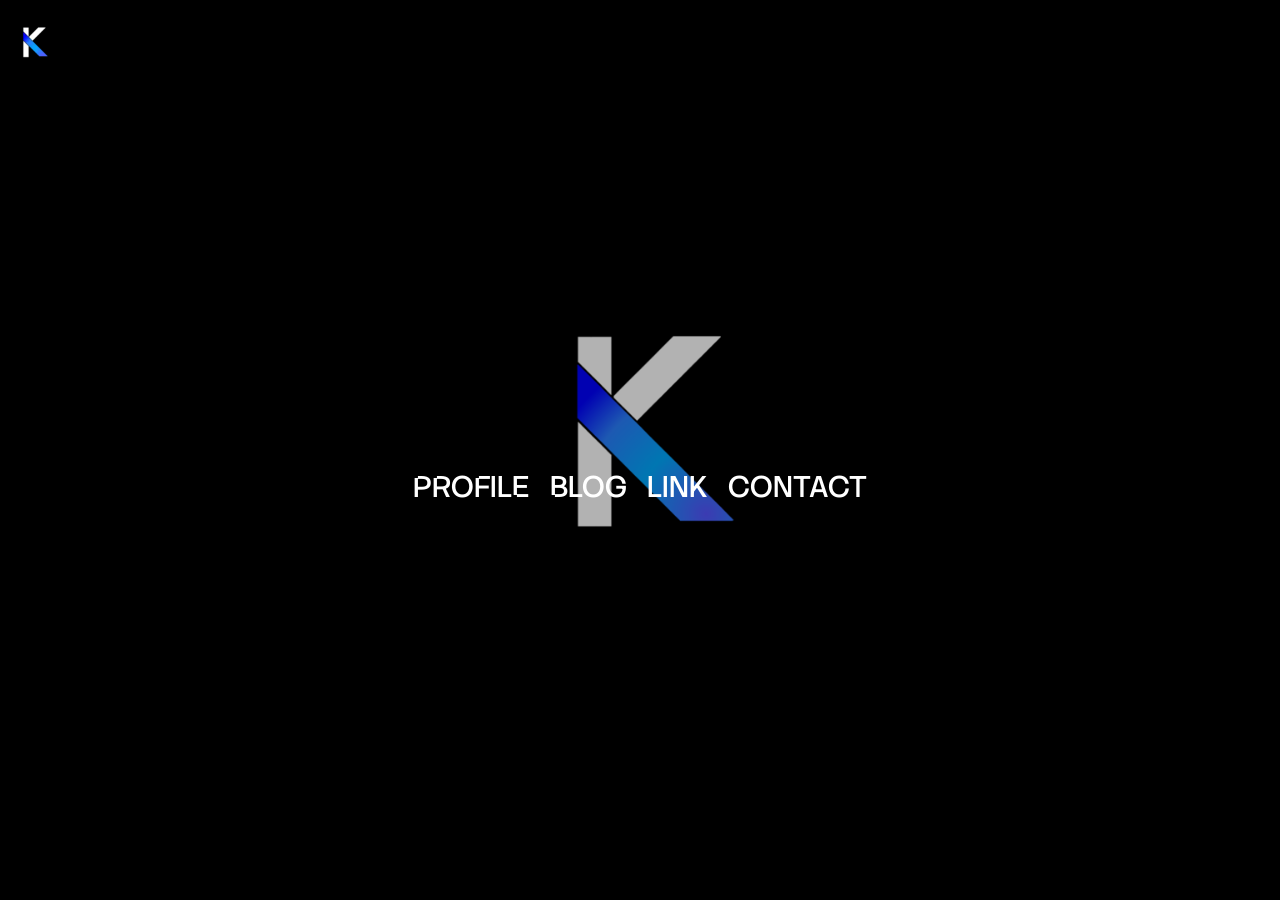
<file: main/index.html>
<!DOCTYPE html>
<html lang="ja">
<head>
    <meta charset="UTF-8">
    <meta name="viewport" content="width=device-width, initial-scale=1.0">
    <meta name="description" content="くだけんの公式サイト。">
    <link rel="stylesheet" href="css/style.css?v=2.3.0">
    <link rel="icon" type="image/png" href="img/favicon.png">
    <title>Kudaken - HOME</title>
    <!-- OGPの設定 -->
    <meta property="og:type" content="website" />
    <meta property="og:title" content="Kudaken - HOME" />
    <meta property="og:description" content="くだけんの公式サイト。" />
    <meta property="og:url" content="https://kudaken.com/" />
    <link rel="canonical" href="https://kudaken.com/">
    <meta property="og:site_name" content="Kudaken - HOME" />
    <meta property="og:image" content="https://kudaken.com/img/ogp.png" />
    <!-- Twitterカードの設定 -->
    <meta name="twitter:card" content="summary_large_image" />
    <meta name="twitter:site" content="@kudaken0" />
</head>
<body class="home">
    <header class="header">
        <img src="img/icon.webp" alt="kudaken icon" width="50" height="50">
    </header>
    <main class="home-main">
    <h1 class="visually-hidden">Kudaken</h1>
    <nav class="menu" aria-label="メインメニュー">
      <ul>
        <li><a href="profile/">PROFILE</a></li>
        <li><a href="https://blog.kudaken.com">BLOG</a></li>
        <li><a href="link/">LINK</a></li>
        <li><a href="contact/">CONTACT</a></li>
      </ul>
    </nav>
    </main>
    <div class="video" aria-hidden="true">
      <video src="img/movie.mp4" poster="img/poster.png" autoplay loop muted playsinline preload="metadata"></video>
    </div>
<script defer src="js/main.js?v=2.3.0"></script>
</body>
</html>
</file>
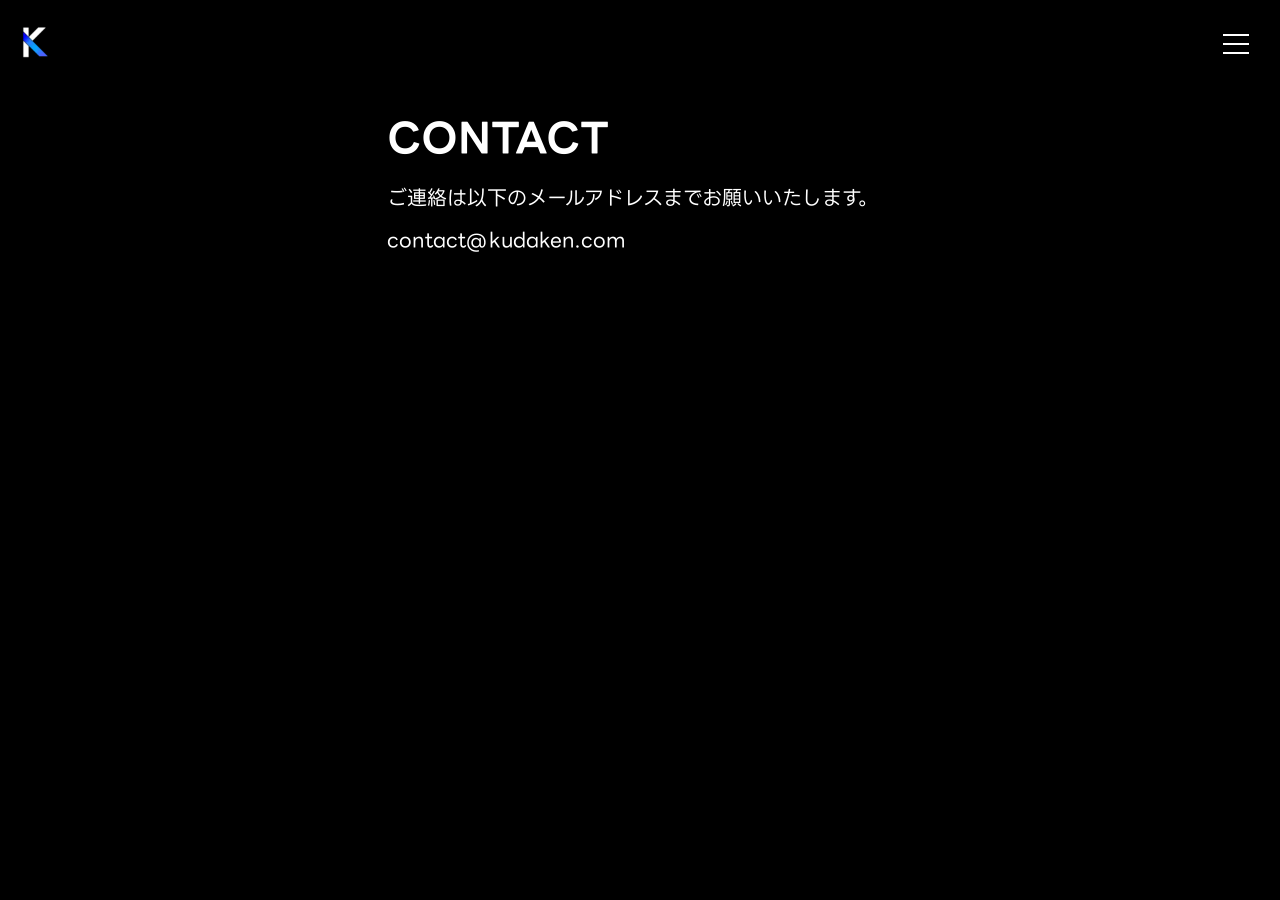
<file: main/contact/index.html>
<!DOCTYPE html>
<html lang="ja">
<head>
    <meta charset="UTF-8">
    <meta name="viewport" content="width=device-width, initial-scale=1.0">
    <meta name="description" content="くだけんへのお問い合わせページ。">
    <link rel="stylesheet" href="../css/style.css?v=2.3.0">
    <link rel="icon" type="image/png" href="../img/favicon.png">
    <title>Kudaken - CONTACT</title>
    <!-- OGPの設定 -->
    <meta property="og:type" content="website" />
    <meta property="og:title" content="Kudaken - CONTACT" />
    <meta property="og:description" content="くだけんへのお問い合わせページ。" />
    <meta property="og:url" content="https://kudaken.com/contact/" />
    <link rel="canonical" href="https://kudaken.com/contact/">
    <meta property="og:site_name" content="Kudaken - CONTACT" />
    <meta property="og:image" content="https://kudaken.com/img/ogp.png" />
    <!-- Twitterカードの設定 -->
    <meta name="twitter:card" content="summary_large_image" />
    <meta name="twitter:site" content="@kudaken0" />

</head>
<body>
<header class="header">
  <a href="/" aria-label="Kudaken HOME"><img src="../img/icon.webp" alt="kudaken icon" width="50" height="50"></a>
  <button type="button" class="hamburger-overlay" aria-label="メニュー" aria-controls="overlay-menu" aria-expanded="false">
    <span class="hamburger-overlay__line"></span>
    <span class="hamburger-overlay__line"></span>
    <span class="hamburger-overlay__line"></span>
  </button>

  <nav id="overlay-menu" class="nav-overlay" aria-label="メインメニュー" aria-hidden="true" inert>
    <div class="nav-overlay__content">
      <ul class="nav-overlay__list">
        <li class="nav-overlay__item"><a href="/" class="nav-overlay__link">HOME</a></li>
        <li class="nav-overlay__item"><a href="../profile/" class="nav-overlay__link">PROFILE</a></li>
        <li class="nav-overlay__item"><a href="https://blog.kudaken.com" class="nav-overlay__link">BLOG</a></li>
        <li class="nav-overlay__item"><a href="/contact/" class="nav-overlay__link">CONTACT</a></li>
      </ul>
    </div>
  </nav>
</header>
<main class="main">
    <h1><span class="bgextend bgRLextendTrigger"><span class="bgappearTrigger">CONTACT</span></span></h1>
    <div id="text">
    <p>ご連絡は以下のメールアドレスまでお願いいたします。</p>
    <p>contact@kudaken.com</p>
</div>
</main>
<script defer src="../js/main.js?v=2.3.0"></script>
</body>
</html>
</file>
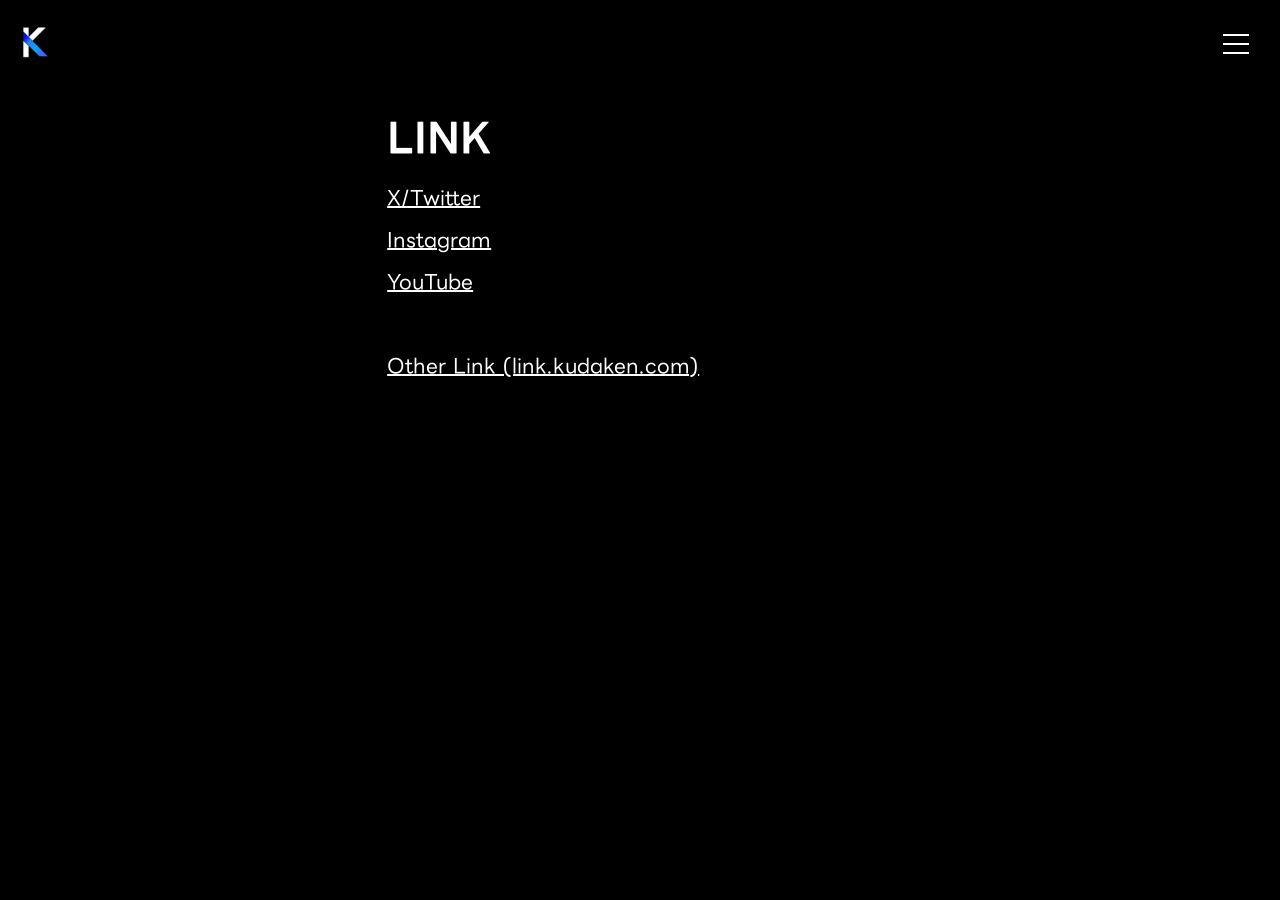
<file: main/link/index.html>
<!DOCTYPE html>
<html lang="ja">
<head>
    <meta charset="UTF-8">
    <meta name="viewport" content="width=device-width, initial-scale=1.0">
    <meta name="description" content="くだけんのSNS。">
    <link rel="stylesheet" href="../css/style.css?v=2.3.0">
    <link rel="icon" type="image/png" href="../img/favicon.png">
    <title>Kudaken - LINK</title>
    <!-- OGPの設定 -->
    <meta property="og:type" content="website" />
    <meta property="og:title" content="Kudaken - LINK" />
    <meta property="og:description" content="くだけんのSNS。" />
    <meta property="og:url" content="https://kudaken.com/link/" />
    <link rel="canonical" href="https://kudaken.com/link/">
    <meta property="og:site_name" content="Kudaken - LINK" />
    <meta property="og:image" content="https://kudaken.com/img/ogp.png" />
    <!-- Twitterカードの設定 -->
    <meta name="twitter:card" content="summary_large_image" />
    <meta name="twitter:site" content="@kudaken0" />

</head>
<body>
<header class="header">
  <a href="/" aria-label="Kudaken HOME"><img src="../img/icon.webp" alt="kudaken icon" width="50" height="50"></a>
  <button type="button" class="hamburger-overlay" aria-label="メニュー" aria-controls="overlay-menu" aria-expanded="false">
    <span class="hamburger-overlay__line"></span>
    <span class="hamburger-overlay__line"></span>
    <span class="hamburger-overlay__line"></span>
  </button>

  <nav id="overlay-menu" class="nav-overlay" aria-label="メインメニュー" aria-hidden="true" inert>
    <div class="nav-overlay__content">
      <ul class="nav-overlay__list">
        <li class="nav-overlay__item"><a href="/" class="nav-overlay__link">HOME</a></li>
        <li class="nav-overlay__item"><a href="../profile/" class="nav-overlay__link">PROFILE</a></li>
        <li class="nav-overlay__item"><a href="https://blog.kudaken.com" class="nav-overlay__link">BLOG</a></li>
        <li class="nav-overlay__item"><a href="../contact/" class="nav-overlay__link">CONTACT</a></li>
      </ul>
    </div>
  </nav>
</header>
<main class="main">
    <h1><span class="bgextend bgRLextendTrigger"><span class="bgappearTrigger">LINK</span></span></h1>
    <div id="text">
    <a href="https://x.com/kudaken0"><p>X/Twitter</p></a>
    <a href="https://www.instagram.com/kudaken0/"><p>Instagram</p></a>
    <a href="https://www.youtube.com/kudaken"><p>YouTube</p></a>
    <br>
    <a href="https://link.kudaken.com/"><p>Other Link (link.kudaken.com)</p></a>
</div>
</main>
<script defer src="../js/main.js?v=2.3.0"></script>
</body>
</html>
</file>
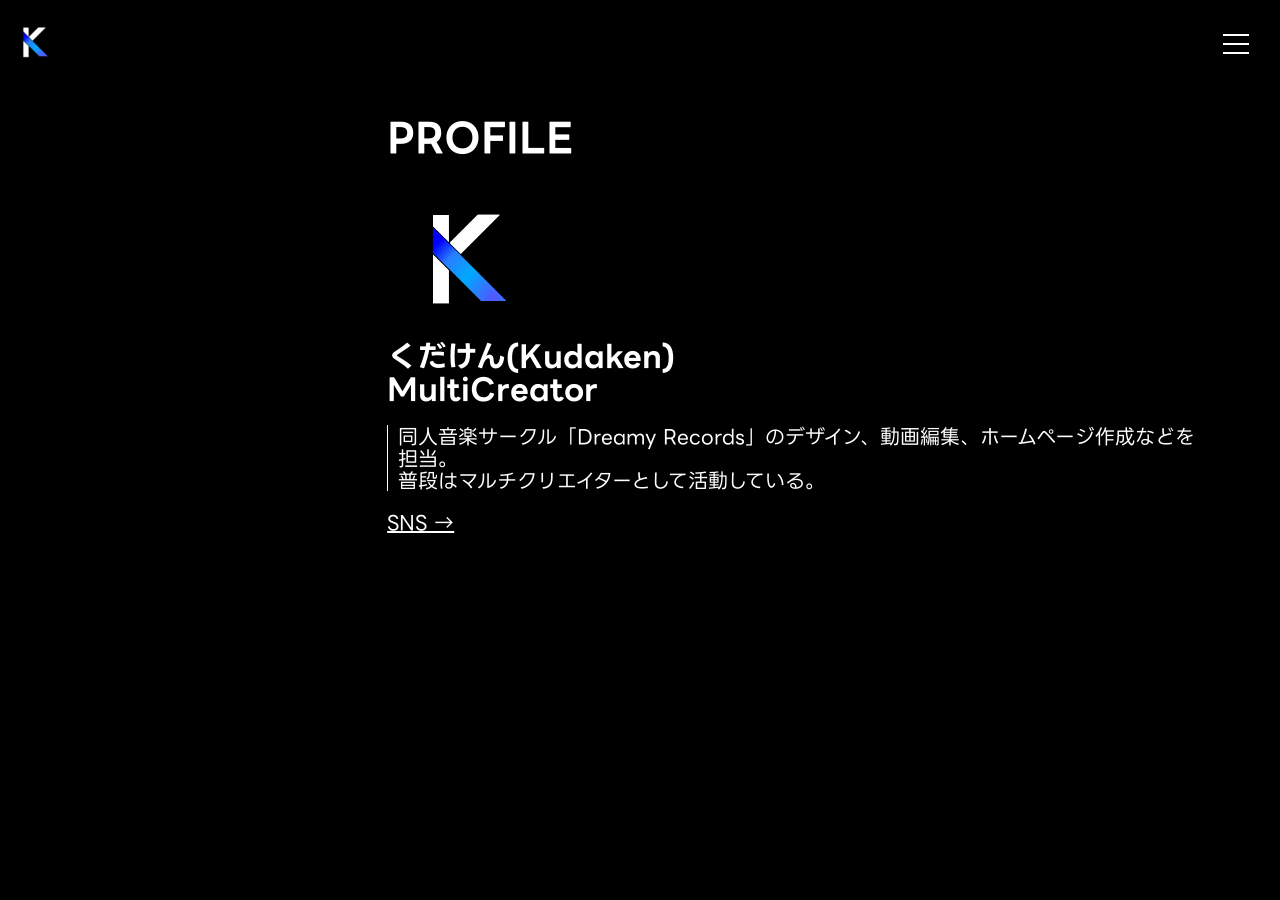
<file: main/profile/index.html>
<!DOCTYPE html>
<html lang="ja">
<head>
    <meta charset="UTF-8">
    <meta name="viewport" content="width=device-width, initial-scale=1.0">
    <meta name="description" content="くだけんのプロフィール。">
    <link rel="stylesheet" href="../css/style.css?v=2.3.0">
    <link rel="icon" type="image/png" href="../img/favicon.png">
    <title>Kudaken - PROFILE</title>
    <!-- OGPの設定 -->
    <meta property="og:type" content="website" />
    <meta property="og:title" content="Kudaken - PROFILE" />
    <meta property="og:description" content="くだけんのプロフィール。" />
    <meta property="og:url" content="https://kudaken.com/profile/" />
    <link rel="canonical" href="https://kudaken.com/profile/">
    <meta property="og:site_name" content="Kudaken - PROFILE" />
    <meta property="og:image" content="https://kudaken.com/img/ogp.png" />
    <!-- Twitterカードの設定 -->
    <meta name="twitter:card" content="summary_large_image" />
    <meta name="twitter:site" content="@kudaken0" />

</head>
<body>
<header class="header">
  <a href="/" aria-label="Kudaken HOME"><img src="../img/icon.webp" alt="kudaken icon" width="50" height="50"></a>
  <button type="button" class="hamburger-overlay" aria-label="メニュー" aria-controls="overlay-menu" aria-expanded="false">
    <span class="hamburger-overlay__line"></span>
    <span class="hamburger-overlay__line"></span>
    <span class="hamburger-overlay__line"></span>
  </button>

  <nav id="overlay-menu" class="nav-overlay" aria-label="メインメニュー" aria-hidden="true" inert>
    <div class="nav-overlay__content">
      <ul class="nav-overlay__list">
        <li class="nav-overlay__item"><a href="/" class="nav-overlay__link">HOME</a></li>
        <li class="nav-overlay__item"><a href="/profile/" class="nav-overlay__link">PROFILE</a></li>
        <li class="nav-overlay__item"><a href="https://blog.kudaken.com" class="nav-overlay__link">BLOG</a></li>
        <li class="nav-overlay__item"><a href="../contact/" class="nav-overlay__link">CONTACT</a></li>
      </ul>
    </div>
  </nav>
</header>
<main class="main">
    <h1><span class="bgextend bgRLextendTrigger"><span class="bgappearTrigger">PROFILE</span></span></h1>
    <div id="text">
    <img src="../img/kudaken-icon.png" alt="kudaken profile icon" width="150" height="150">
    <div class="profile_name">
    <h2>くだけん(Kudaken)</h2>
    <h2>MultiCreator</h2>
    </div>
    <div class="profile_detail">
    <p>同人音楽サークル「Dreamy Records」のデザイン、動画編集、ホームページ作成などを担当。<br>普段はマルチクリエイターとして活動している。</p>
    </div>
    <a href="../link/"><p>SNS →</p></a>
</div>
</main>
<script defer src="../js/main.js?v=2.3.0"></script>
</body>
</html>
</file>
<file: main/css/style.css>
/* GoogleFontの読み込み */
@import url('https://fonts.googleapis.com/css2?family=Stack+Sans+Notch:wght@200..700&display=swap');
@import url('https://fonts.googleapis.com/css2?family=LINE+Seed+JP&display=swap');
body {
    background-color: black;
}

body.home {
  min-height: calc(100vh - 16px);
  min-height: calc(100svh - 16px);
  display: grid;
  grid-template-rows: 80px 1fr;
  isolation: isolate;
}

.main {
    color: white;
    margin: 0;
    padding: 0;
    box-sizing: border-box;
    font-size: 20px;
    margin-right: 5%;
    margin-left: 30%;
    font-family: "LINE Seed JP", sans-serif;
    font-weight: 400;
    font-style: normal;
    overflow-wrap: anywhere;
}

#text {
  animation: fade-in 3s;
  animation-fill-mode: forwards;
}
@keyframes fade-in {
  from {
    opacity: 0;
  }
  to {
    opacity: 1;
  }
}


/* video */
.video{
  width: 100%;
  height: 100vh;
  height: 100dvh;
  position: fixed;
  top: 0;
  left: 0;
  overflow: hidden;
  z-index: -1;
}

.video::after{
  content: '';
  width: 100%;
  height: 100%;
  background-color: black;
  display: block;
  position: absolute;
  left: 0;
  top: 0;
  opacity: .3;
}

.video video {
  display: block;
  width: 100%;
  height: 100%;
  object-fit: cover;
}

/* 元の幅に応じた位置を維持しつつ、短い画面では余白を縮める。 */
.home-main {
  display: grid;
  align-content: start;
}

.menu {
  margin-top: min(calc(30vw - 4.8px), max(0px, calc(100svh - 160px)));
  align-self: start;
}

/* 共通デザイン */
.menu ul {
  list-style: none;
  padding: 0;
  margin: 0;
  font-size: 30px;

}

.menu a {
  color: #ffffff;
  text-decoration: none;
  margin: 0;
  padding: 0;
  font-family: "Stack Sans Notch", sans-serif;
  font-optical-sizing: auto;
  font-weight: 400;
  font-style: normal;
}

/* PC用 */
.menu ul {
  display: flex;
  justify-content: center;
  gap: 20px;
  flex-wrap: wrap;
}

.main a {
  color: white;
}
/* スマホ用 */
@media screen and (max-width: 768px) {
  .main {
    margin-right: 5%;
    margin-left: 5%;
    font-size: 15px;
  }

  .menu {
    margin-top: min(calc(70vw - 11.2px), max(0px, calc(100svh - 440px)));
  }

  .menu ul {
    flex-direction: column;
    align-items: flex-start;
    gap: 10px;

    margin-left: 10px;

  }
  .menu a {
    font-size: 50px;
  }
  .profile_name h2 {
    font-size: 18px;
  }
}

.profile_detail {
  border-left: 1px solid #FFFFFF;
  padding-left: 10px;
  margin-top: 10px;
}

.profile_name h2 {
  margin: 0;
  padding: 0;
}

/*全共通*/

.bgextend{
	animation-name:bgextendAnimeBase;
	animation-duration:1s;
	animation-fill-mode:forwards;
	position: relative;
	overflow: hidden;
	opacity:0;
}

@keyframes bgextendAnimeBase{
  from {
    opacity:0;
  }

  to {
    opacity:1;
}
}

/*中の要素*/
.bgappear{
	animation-name:bgextendAnimeSecond;
	animation-duration:1s;
	animation-delay: 0.6s;
	animation-fill-mode:forwards;
	opacity: 0;
}

@keyframes bgextendAnimeSecond{
	0% {
	opacity: 0;
	}
	100% {
	opacity: 1;
}
}

/*右から左*/
.bgRLextend::before{
	animation-name:bgRLextendAnime;
	animation-duration:1s;
	animation-fill-mode:forwards;
    content: "";
    position: absolute;
    width: 100%;
    height: 100%;
    background-color: white;/*伸びる背景色の設定*/
}
@keyframes bgRLextendAnime{
	0% {
		transform-origin:right;
		transform:scaleX(0);
	}
	50% {
		transform-origin:right;
		transform:scaleX(1);
	}
	50.001% {
		transform-origin:left;
	}
	100% {
		transform-origin:left;
		transform:scaleX(0);
	}
}


/* スクロールをしたら出現する要素にはじめに透過0を指定　*/
.js .bgappearTrigger,
.js .bgRLextendTrigger{
    opacity: 0;
}

/* overlay-styles.css */
.hamburger-overlay {
  position: fixed;
  top: 20px;
  right: 20px;
  z-index: 1000;
  width: 48px;
  height: 48px;
  border: none;
  background: transparent;
  cursor: pointer;
}

.header {
     height: 80px;
}

.header img {
  margin-top: 10px;
}

.hamburger-overlay__line {
  position: absolute;
  left: 11px;
  width: 26px;
  height: 2px;
  background-color: white;
  transition: transform .6s, opacity .6s;
}

.hamburger-overlay__line:nth-of-type(1) { top: 14px; }
.hamburger-overlay__line:nth-of-type(2) { top: 23px; }
.hamburger-overlay__line:nth-of-type(3) { top: 32px; }

.hamburger-overlay.active .hamburger-overlay__line {
  background-color: #fff;
}

.hamburger-overlay.active .hamburger-overlay__line:nth-of-type(1) {
  transform: translateY(9px) rotate(-45deg);
}
.hamburger-overlay.active .hamburger-overlay__line:nth-of-type(2) {
  opacity: 0;
}
.hamburger-overlay.active .hamburger-overlay__line:nth-of-type(3) {
  transform: translateY(-9px) rotate(45deg);
}

.nav-overlay {
  position: fixed;
  top: 0;
  left: 0;
  width: 100%;
  height: 100vh;
  height: 100dvh;
  overflow-y: auto;
  display: grid;
  background-color: rgba(0, 0, 0, 0.95);
  visibility: hidden;
  opacity: 0;
  transition: opacity .6s, visibility .6s;
  z-index: 900;
}

.nav-overlay.active {
  visibility: visible;
  opacity: 1;
}

.nav-overlay__content {
  margin: auto;
  padding: 80px 0;
  width: 100%;
  box-sizing: border-box;
  text-align: center;
}

.nav-overlay__list {
  margin: 0;
  padding: 0;
  list-style: none;
}

.nav-overlay__item {
  opacity: 0;
  transform: translateY(20px);
  transition: transform .6s, opacity .6s;
}

.nav-overlay.active .nav-overlay__item {
  opacity: 1;
  transform: translateY(0);
}

.nav-overlay.active .nav-overlay__item:nth-child(1) { transition-delay: 0.1s; }
.nav-overlay.active .nav-overlay__item:nth-child(2) { transition-delay: 0.2s; }
.nav-overlay.active .nav-overlay__item:nth-child(3) { transition-delay: 0.3s; }
.nav-overlay.active .nav-overlay__item:nth-child(4) { transition-delay: 0.4s; }

.nav-overlay__link {
  display: inline-block;
  padding: 20px;
  color: #fff;
  font-size: 24px;
  text-decoration: none;
  transition: color .3s;
  font-family: "Stack Sans Notch", sans-serif;
  font-optical-sizing: auto;
  font-weight: 400;
  font-style: normal;
}


a:focus-visible,
button:focus-visible {
  outline: 2px solid white;
  outline-offset: 4px;
}

.visually-hidden {
  position: absolute;
  width: 1px;
  height: 1px;
  padding: 0;
  margin: -1px;
  overflow: hidden;
  clip-path: inset(50%);
  white-space: nowrap;
}

@media (prefers-reduced-motion: reduce) {
  *, *::before, *::after {
    animation: none !important;
    transition: none !important;
    scroll-behavior: auto !important;
  }

  .bgextend,
  .bgappear,
  .js .bgappearTrigger,
  .js .bgRLextendTrigger {
    opacity: 1;
  }

  .bgRLextend::before {
    display: none;
  }
}
</file>
